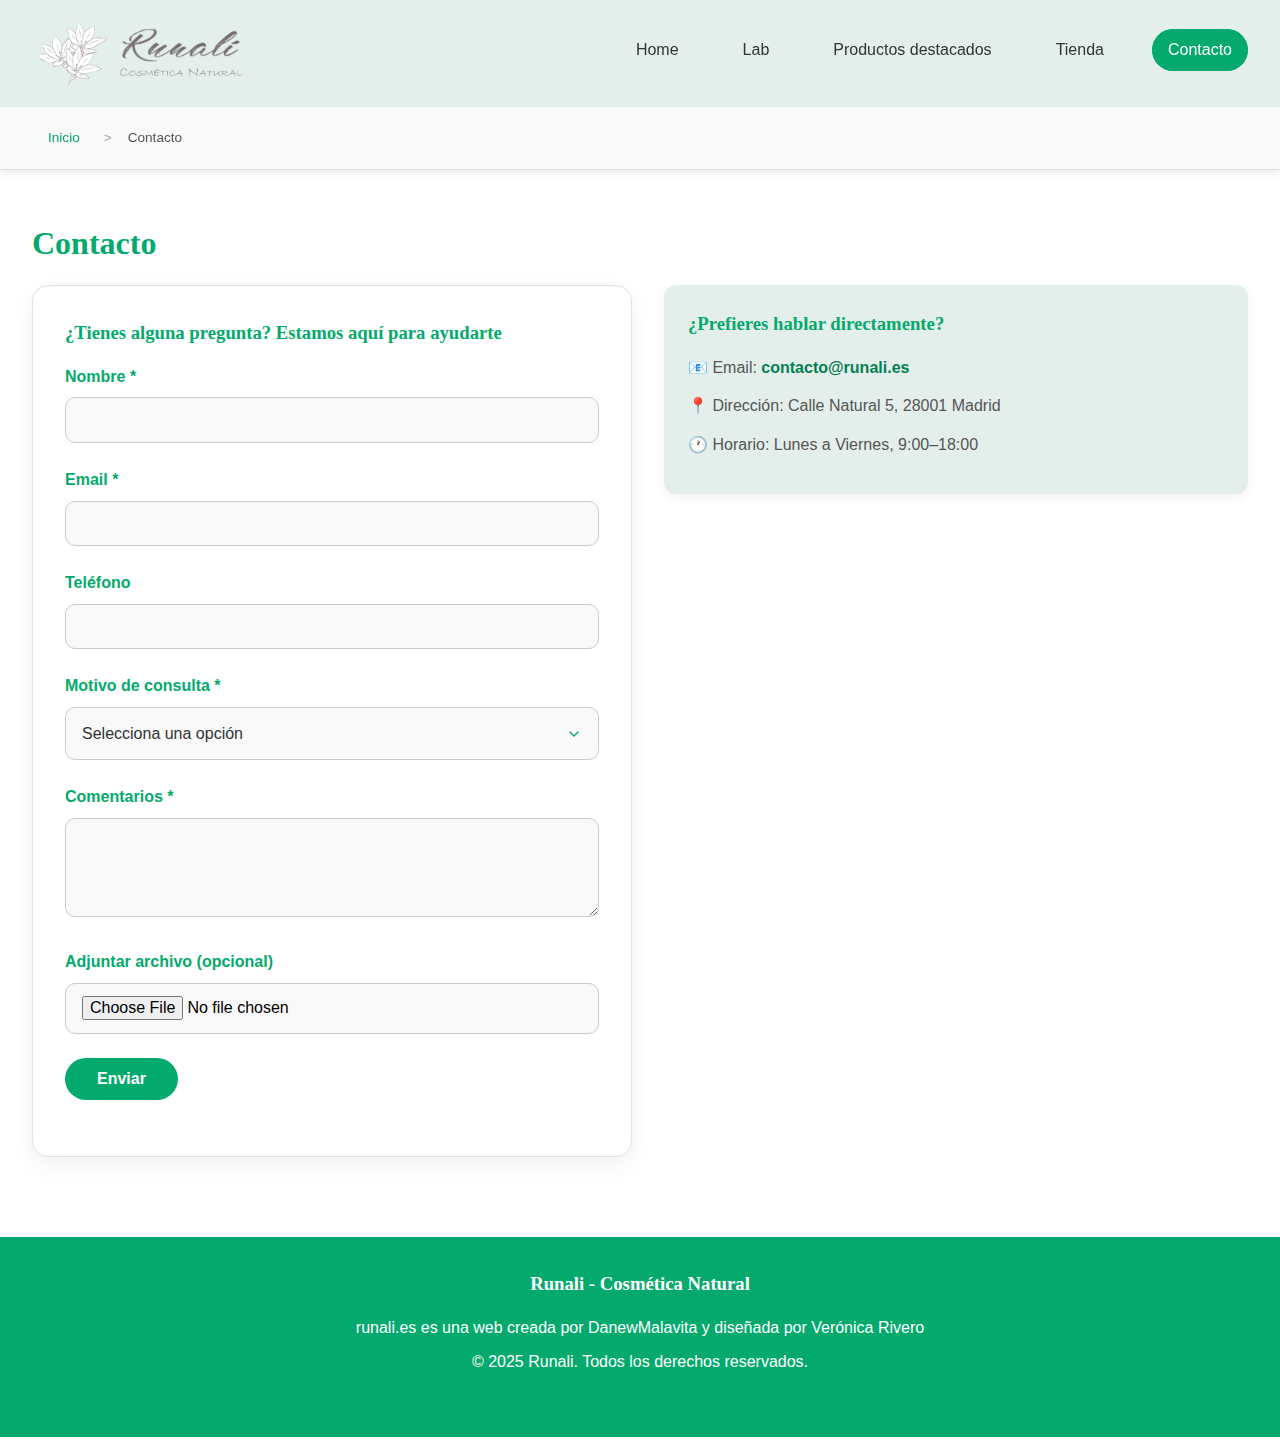
<file: contacto.html>
<!DOCTYPE html>
<html lang="es">
  <head>
    <meta charset="UTF-8" />
    <title>Contacto - Runali</title>
    <link
      rel="icon"
      type="image/png"
      sizes="16x16"
      href="static/img/favicon-16x16.png"
    />
    <meta name="viewport" content="width=device-width, initial-scale=1.0" />
    <link rel="stylesheet" href="static/styles/style.css" />
    <link rel="stylesheet" href="static/styles/style-contacto.css" />
  </head>
  <body>
    <!-- Overlay -->
    <div class="overlay" id="overlay"></div>

    <!-- Header -->
    <header>
      <div class="nav-container">
        <img src="static/img/logo.png" alt="Runali_logo" class="logo" />
        <nav>
          <ul id="nav">
            <li><a href="index.html">Home</a></li>
            <li><a href="lab.html">Lab</a></li>
            <li><a href="index.html#destacados">Productos destacados</a></li>
            <li><a href="tienda.html">Tienda</a></li>
            <li><a href="contacto.html" class="active">Contacto</a></li>
          </ul>
        </nav>
        <div class="hamburger" id="hamburger">
          <span></span><span></span><span></span>
        </div>
      </div>
      <nav class="breadcrumb" aria-label="breadcrumb">
        <ul>
          <li><a href="index.html">Inicio</a></li>
          <li>Contacto</li>
        </ul>
      </nav>
    </header>

    <!-- Main (sólo formulario de contacto) -->
    <main>
      <section id="contacto">
        <h2>Contacto</h2>
        <div class="contacto-wrapper">
          <form
            id="contactform"
            action="#"
            method="post"
            enctype="multipart/form-data"
            class="form-contacto"
          >
            <h3>¿Tienes alguna pregunta? Estamos aquí para ayudarte</h3>
            <div class="form-group">
              <label for="nombre">Nombre *</label>
              <input type="text" id="nombre" name="nombre" required />
            </div>
            <div class="form-group">
              <label for="email">Email *</label>
              <input type="email" id="email" name="email" required />
            </div>
            <div class="form-group">
              <label for="telefono">Teléfono</label>
              <input type="tel" id="telefono" name="telefono" />
            </div>
            <div class="form-group">
              <label for="motivo">Motivo de consulta *</label>
              <select id="motivo" name="motivo" required>
                <option value="">Selecciona una opción</option>
                <option value="pedido">Consulta sobre un pedido</option>
                <option value="producto">Consulta sobre un producto</option>
                <option value="laboratorio">Producto a medida</option>
                <option value="colaboracion">Colaboración</option>
                <option value="otro">Otro</option>
              </select>
            </div>
            <div class="form-group">
              <label for="comentarios">Comentarios *</label>
              <textarea
                id="comentarios"
                name="comentarios"
                rows="4"
                required
              ></textarea>
            </div>
            <div class="form-group">
              <label for="archivo">Adjuntar archivo (opcional)</label>
              <input
                type="file"
                id="archivo"
                name="archivo"
                accept=".pdf,.jpg,.jpeg,.png"
              />
            </div>
            <div class="form-group">
              <input type="submit" value="Enviar" class="btn-enviar" />
            </div>
          </form>

          <div class="info-contacto">
            <h3>¿Prefieres hablar directamente?</h3>
            <p>
              📧 Email:
              <a href="mailto:contacto@runali.es"
                ><strong>contacto@runali.es</strong></a
              >
            </p>
            <p>📍 Dirección: Calle Natural 5, 28001 Madrid</p>
            <p>🕐 Horario: Lunes a Viernes, 9:00–18:00</p>
          </div>
        </div>

      </section>
    </main>

<a href="#" id="scrollToTop" class="scroll-to-top"></a>


    <!-- Footer -->
    <footer>
      <section>
        <h3>Runali - Cosmética Natural</h3>
        <p>
          runali.es es una web creada por DanewMalavita y diseñada por Verónica
          Rivero
        </p>
        <p>&copy; 2025 Runali. Todos los derechos reservados.</p>
      </section>
    </footer>

    <!-- Scripts -->
    <script src="static/scripts/form.js"></script>
    <script src="static/scripts/hamburger.js"></script>
    <script src="static/scripts/top.js"></script>
  </body>
</html>
</file>
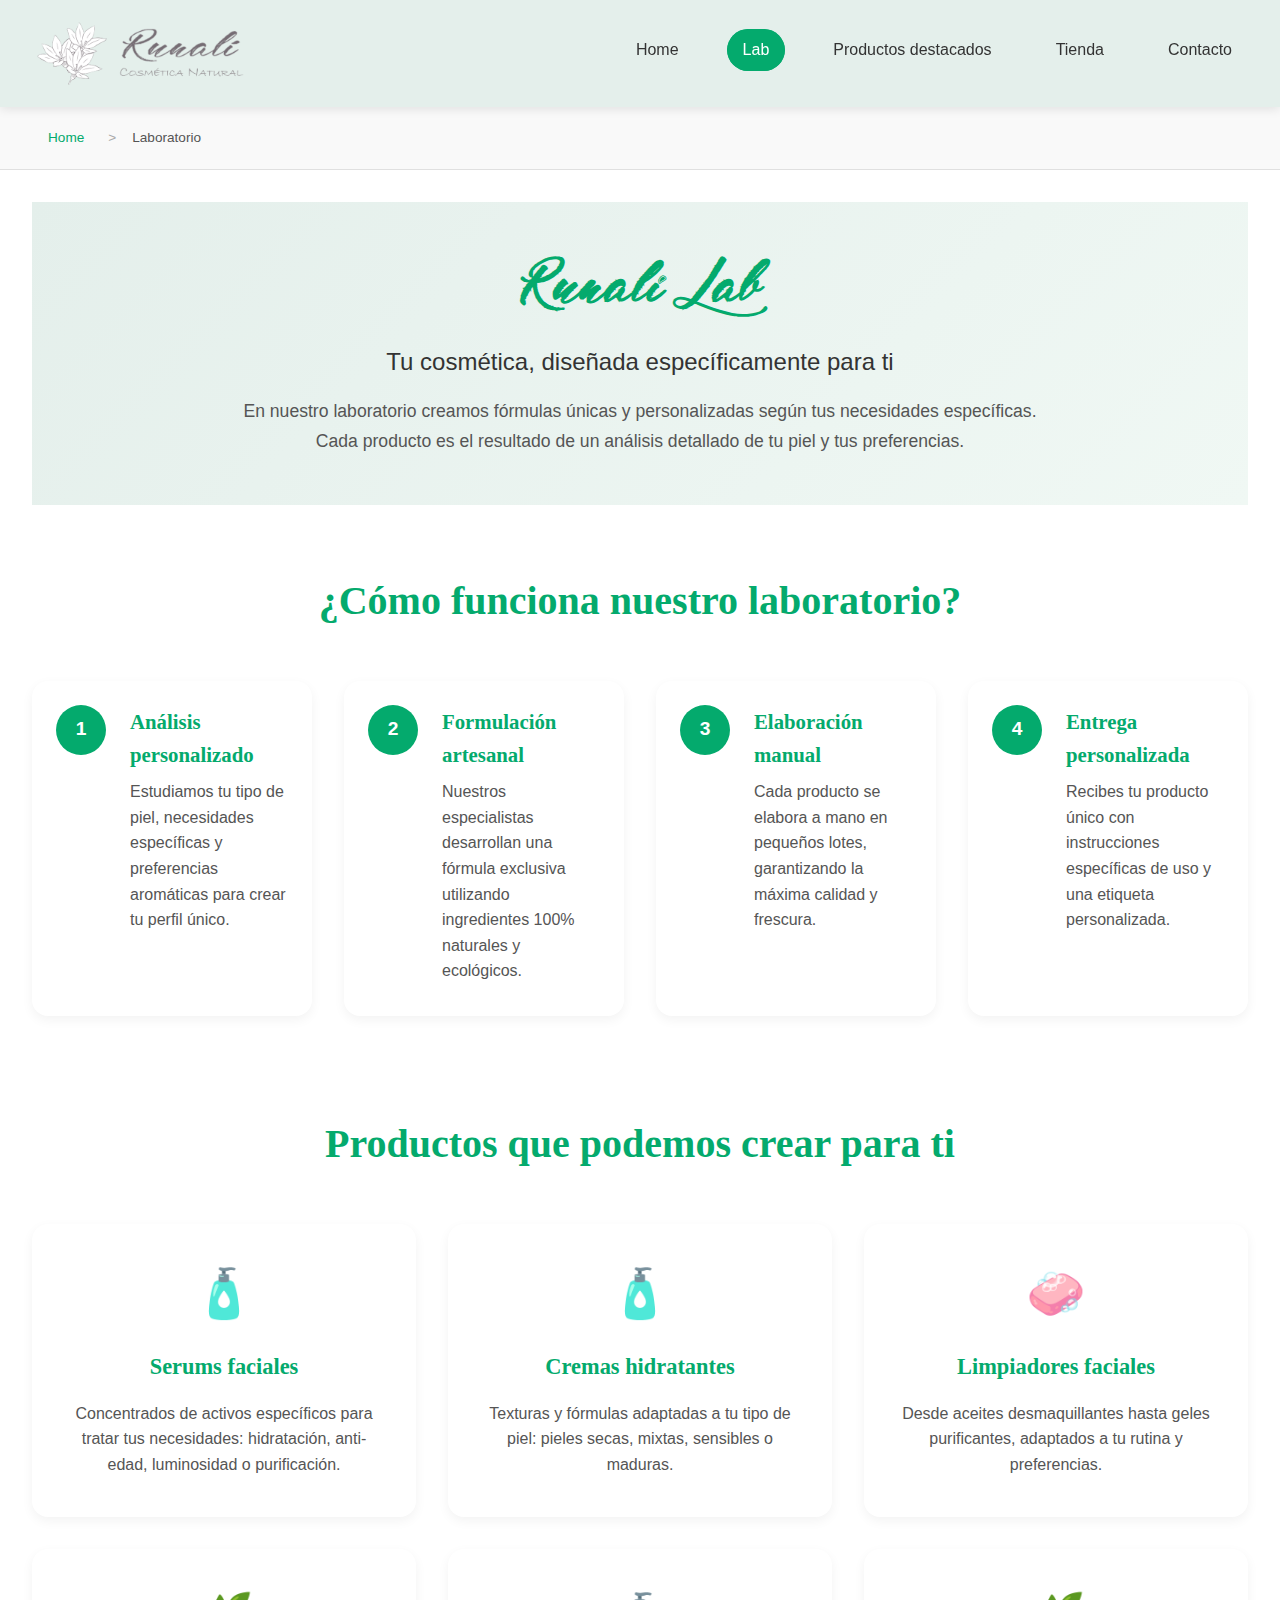
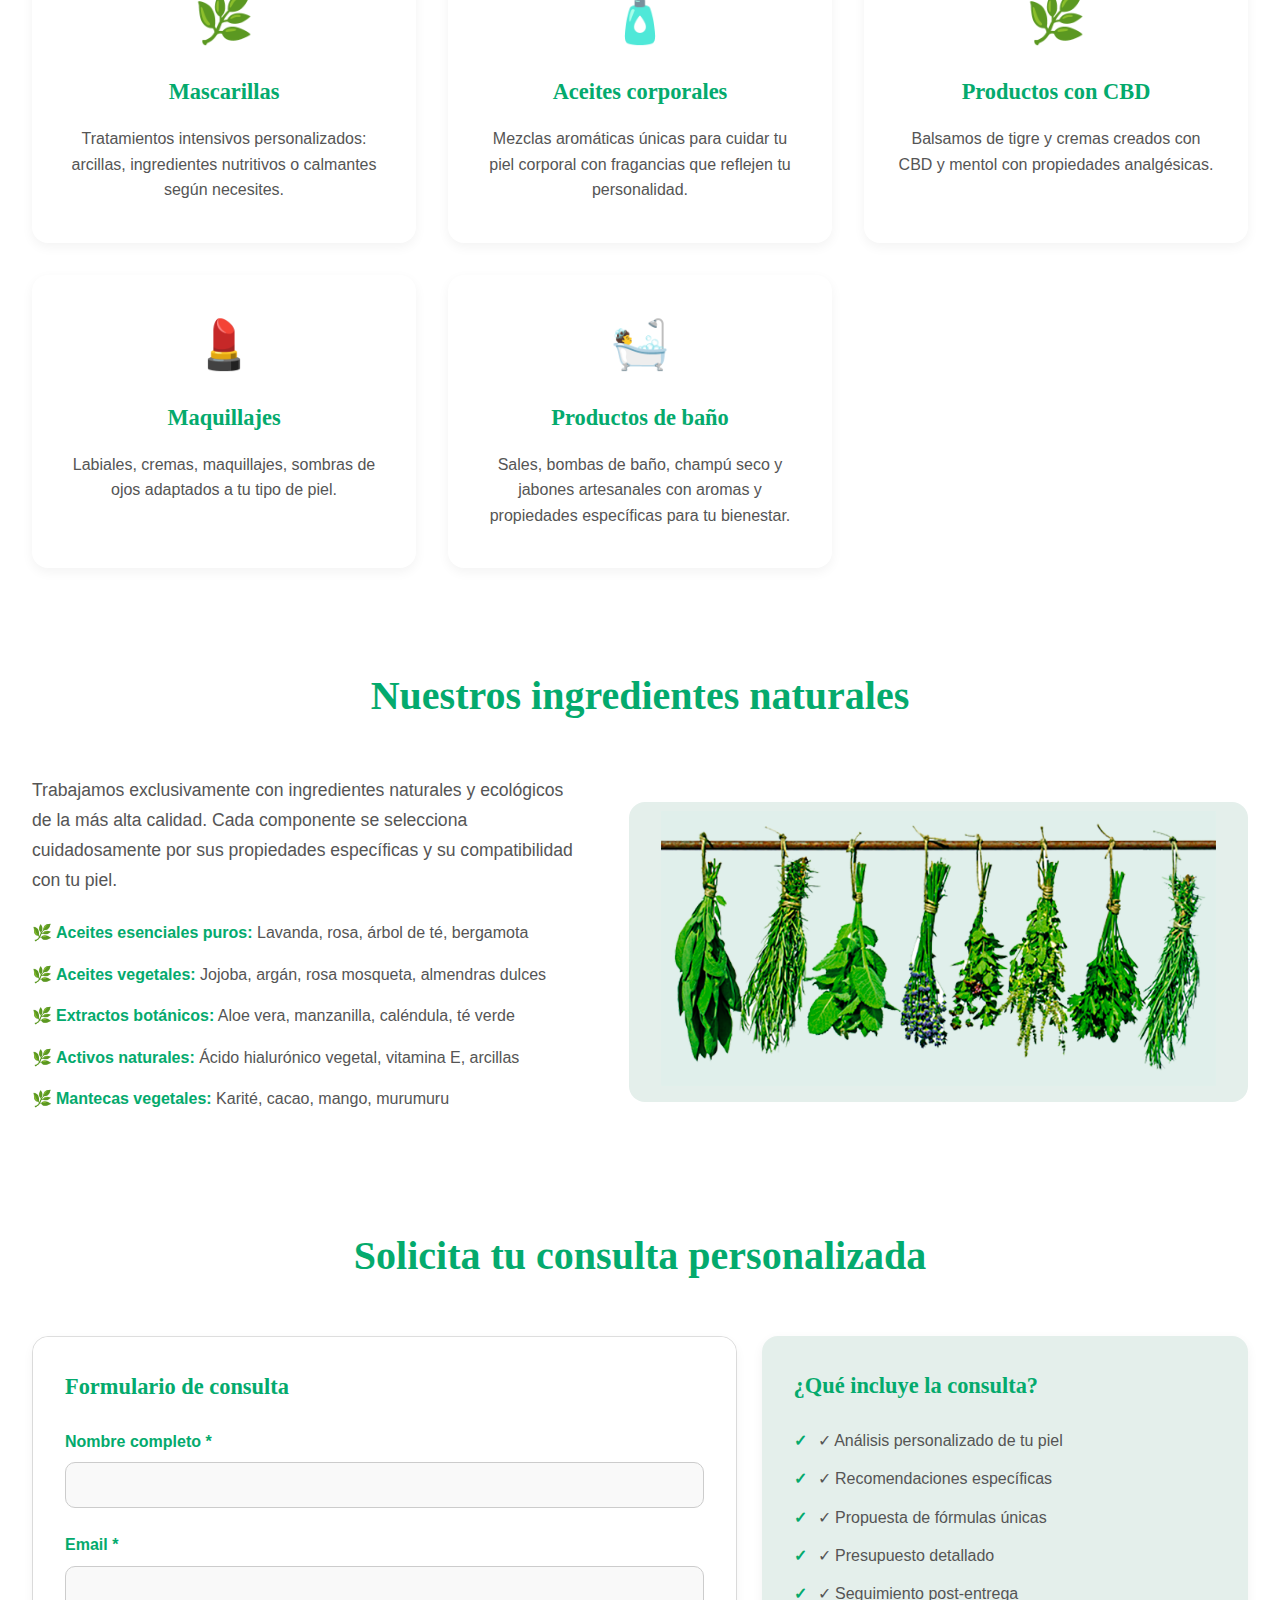
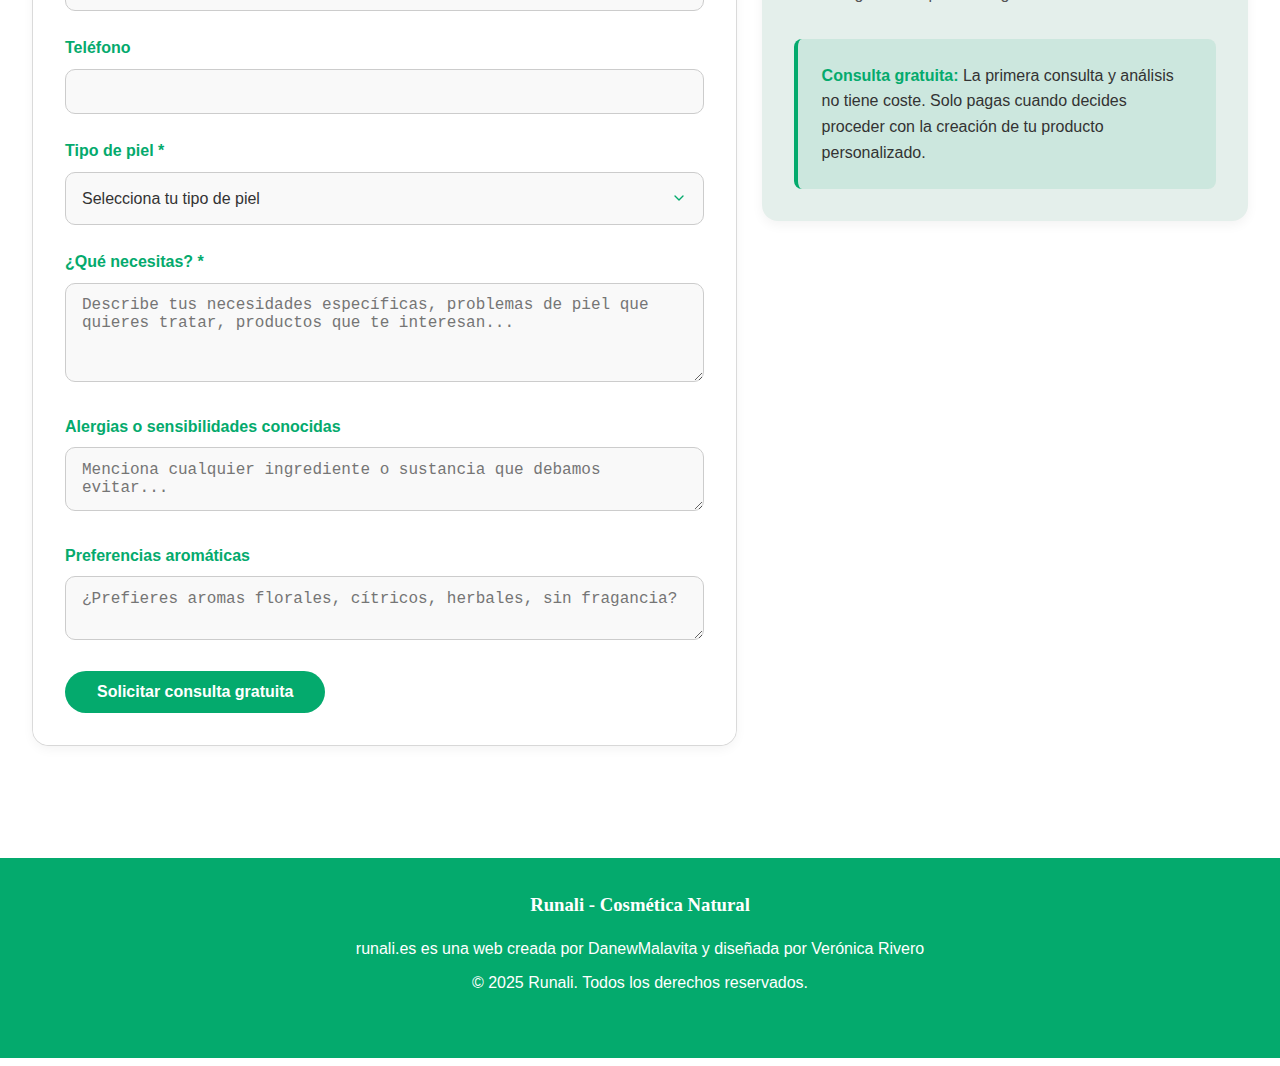
<file: lab.html>
<!DOCTYPE html>
<html lang="es">
  <head>
    <title>Runali Lab - Cosmética personalizada</title>
    <meta charset="UTF-8" />
    <meta name="viewport" content="width=device-width, initial-scale=1.0" />
    <link
      rel="icon"
      type="image/png"
      sizes="16x16"
      href="static/img/favicon-16x16.png"
    />
    <link rel="stylesheet" href="static/styles/style.css" />
    <link rel="stylesheet" href="static/styles/style-lab.css" />
  </head>
  <body>
    <!-- Overlay para cerrar menú -->
    <div class="overlay" id="overlay"></div>

    <!--Zona header-->
    <header>
      <div class="nav-container">
        <img src="static/img/logo.png" alt="Runali_logo" class="logo" />

        <!-- Navegación principal -->
        <nav>
          <ul id="nav">
            <li><a href="index.html">Home</a></li>
            <li><a href="lab.html" class="active">Lab</a></li>
            <li><a href="index.html#destacados">Productos destacados</a></li>
            <li><a href="tienda.html">Tienda</a></li>
            <li><a href="contacto.html">Contacto</a></li>
          </ul>
        </nav>

        <!-- Botón hamburguesa -->
        <div class="hamburger" id="hamburger">
          <span></span>
          <span></span>
          <span></span>
        </div>
      </div>
    </header>

    <!-- Breadcrumb -->
    <nav class="breadcrumb">
      <ul>
        <li><a href="index.html">Home</a></li>
        <li>Laboratorio</li>
      </ul>
    </nav>

    <main>
      <!-- Hero Section del Lab -->
      <section class="lab-hero">
        <div class="hero-content">
          <h1>Runali Lab</h1>
          <p class="hero-subtitle">
            Tu cosmética, diseñada específicamente para ti
          </p>
          <p class="hero-description">
            En nuestro laboratorio creamos fórmulas únicas y personalizadas
            según tus necesidades específicas. Cada producto es el resultado de
            un análisis detallado de tu piel y tus preferencias.
          </p>
        </div>
      </section>

      <!-- Cómo funciona -->
      <section class="lab-process">
        <h2>¿Cómo funciona nuestro laboratorio?</h2>
        <div class="process-steps">
          <div class="step">
            <div class="step-number">1</div>
            <div class="step-content">
              <h3>Análisis personalizado</h3>
              <p>
                Estudiamos tu tipo de piel, necesidades específicas y
                preferencias aromáticas para crear tu perfil único.
              </p>
            </div>
          </div>
          <div class="step">
            <div class="step-number">2</div>
            <div class="step-content">
              <h3>Formulación artesanal</h3>
              <p>
                Nuestros especialistas desarrollan una fórmula exclusiva
                utilizando ingredientes 100% naturales y ecológicos.
              </p>
            </div>
          </div>
          <div class="step">
            <div class="step-number">3</div>
            <div class="step-content">
              <h3>Elaboración manual</h3>
              <p>
                Cada producto se elabora a mano en pequeños lotes, garantizando
                la máxima calidad y frescura.
              </p>
            </div>
          </div>
          <div class="step">
            <div class="step-number">4</div>
            <div class="step-content">
              <h3>Entrega personalizada</h3>
              <p>
                Recibes tu producto único con instrucciones específicas de uso y
                una etiqueta personalizada.
              </p>
            </div>
          </div>
        </div>
      </section>

      <!-- Tipos de productos -->
      <section class="lab-products">
        <h2>Productos que podemos crear para ti</h2>
        <div class="product-grid">
          <div class="product-card">
            <div class="product-icon">🧴</div>
            <h3>Serums faciales</h3>
            <p>
              Concentrados de activos específicos para tratar tus necesidades:
              hidratación, anti-edad, luminosidad o purificación.
            </p>
          </div>
          <div class="product-card">
            <div class="product-icon">🧴</div>
            <h3>Cremas hidratantes</h3>
            <p>
              Texturas y fórmulas adaptadas a tu tipo de piel: pieles secas,
              mixtas, sensibles o maduras.
            </p>
          </div>
          <div class="product-card">
            <div class="product-icon">🧼</div>
            <h3>Limpiadores faciales</h3>
            <p>
              Desde aceites desmaquillantes hasta geles purificantes, adaptados
              a tu rutina y preferencias.
            </p>
          </div>
          <div class="product-card">
            <div class="product-icon">🌿</div>
            <h3>Mascarillas</h3>
            <p>
              Tratamientos intensivos personalizados: arcillas, ingredientes
              nutritivos o calmantes según necesites.
            </p>
          </div>
          <div class="product-card">
            <div class="product-icon">🧴</div>
            <h3>Aceites corporales</h3>
            <p>
              Mezclas aromáticas únicas para cuidar tu piel corporal con
              fragancias que reflejen tu personalidad.
            </p>
          </div>
          <div class="product-card">
            <div class="product-icon">🌿</div>
            <h3>Productos con CBD</h3>
            <p>
              Balsamos de tigre y cremas creados con CBD y mentol con propiedades analgésicas.
            </p>
          </div>
          <div class="product-card">
            <div class="product-icon">💄</div>
            <h3>Maquillajes</h3>
            <p>
              Labiales, cremas, maquillajes, sombras de ojos adaptados a tu tipo
              de piel.
            </p>
          </div>
          <div class="product-card">
            <div class="product-icon">🛀</div>
            <h3>Productos de baño</h3>
            <p>
              Sales, bombas de baño, champú seco y jabones artesanales con
              aromas y propiedades específicas para tu bienestar.
            </p>
          </div>
        </div>
      </section>

      <!-- Ingredientes -->
      <section class="lab-ingredients">
        <h2>Nuestros ingredientes naturales</h2>
        <div class="ingredients-wrapper">
          <div class="ingredients-text">
            <p>
              Trabajamos exclusivamente con ingredientes naturales y ecológicos
              de la más alta calidad. Cada componente se selecciona
              cuidadosamente por sus propiedades específicas y su compatibilidad
              con tu piel.
            </p>
            <ul class="ingredients-list">
              <li>
                <strong>Aceites esenciales puros:</strong> Lavanda, rosa, árbol
                de té, bergamota
              </li>
              <li>
                <strong>Aceites vegetales:</strong> Jojoba, argán, rosa
                mosqueta, almendras dulces
              </li>
              <li>
                <strong>Extractos botánicos:</strong> Aloe vera, manzanilla,
                caléndula, té verde
              </li>
              <li>
                <strong>Activos naturales:</strong> Ácido hialurónico vegetal,
                vitamina E, arcillas
              </li>
              <li>
                <strong>Mantecas vegetales:</strong> Karité, cacao, mango,
                murumuru
              </li>
            </ul>
          </div>
          <div class="ingredients-image">
            <div class="placeholder-image">
              <img
                src="static/img/lab/naturals.png"
                alt="Imagen de ingredientes naturales"
              />
            </div>
          </div>
        </div>
      </section>

      <!-- Formulario de consulta -->
      <section class="lab-consultation">
        <h2>Solicita tu consulta personalizada</h2>
        <div class="consultation-wrapper">
          <div class="consultation-form">
            <form class="form-contacto-lab" id="consultaForm">
              <h3>Formulario de consulta</h3>
              <div class="form-group">
                <label for="nombre">Nombre completo *</label>
                <input type="text" id="nombre" name="nombre" required />
              </div>

              <div class="form-group">
                <label for="email">Email *</label>
                <input type="email" id="email" name="email" required />
              </div>

              <div class="form-group">
                <label for="telefono">Teléfono</label>
                <input type="tel" id="telefono" name="telefono" />
              </div>

              <div class="form-group">
                <label for="tipoPiel">Tipo de piel *</label>
                <div class="custom-select">
                  <select id="tipoPiel" name="tipoPiel" required>
                    <option value="">Selecciona tu tipo de piel</option>
                    <option value="seca">Piel seca</option>
                    <option value="grasa">Piel grasa</option>
                    <option value="mixta">Piel mixta</option>
                    <option value="sensible">Piel sensible</option>
                    <option value="madura">Piel madura</option>
                    <option value="no-se">No estoy seguro/a</option>
                  </select>
                </div>
              </div>

              <div class="form-group">
                <label for="necesidades">¿Qué necesitas? *</label>
                <textarea
                  id="necesidades"
                  name="necesidades"
                  rows="4"
                  placeholder="Describe tus necesidades específicas, problemas de piel que quieres tratar, productos que te interesan..."
                  required
                ></textarea>
              </div>

              <div class="form-group">
                <label for="alergias"
                  >Alergias o sensibilidades conocidas</label
                >
                <textarea
                  id="alergias"
                  name="alergias"
                  rows="2"
                  placeholder="Menciona cualquier ingrediente o sustancia que debamos evitar..."
                ></textarea>
              </div>

              <div class="form-group">
                <label for="preferencias">Preferencias aromáticas</label>
                <textarea
                  id="preferencias"
                  name="preferencias"
                  rows="2"
                  placeholder="¿Prefieres aromas florales, cítricos, herbales, sin fragancia?"
                ></textarea>
              </div>

              <button type="submit" class="btn-enviar">
                Solicitar consulta gratuita
              </button>
            </form>
          </div>

          <div class="consultation-info">
            <h3>¿Qué incluye la consulta?</h3>
            <ul>
              <li>✓ Análisis personalizado de tu piel</li>
              <li>✓ Recomendaciones específicas</li>
              <li>✓ Propuesta de fórmulas únicas</li>
              <li>✓ Presupuesto detallado</li>
              <li>✓ Seguimiento post-entrega</li>
            </ul>

            <div class="consultation-note">
              <p>
                <strong>Consulta gratuita:</strong> La primera consulta y
                análisis no tiene coste. Solo pagas cuando decides proceder con
                la creación de tu producto personalizado.
              </p>
            </div>
          </div>
        </div>
      </section>
    </main>

    <a href="#" id="scrollToTop" class="scroll-to-top"></a>

    <!--Zona Bottom-->
    <footer>
      <section>
        <h3>Runali - Cosmética Natural</h3>
        <p>
          runali.es es una web creada por DanewMalavita y diseñada por Verónica
          Rivero
        </p>
        <p>&copy; 2025 Runali. Todos los derechos reservados.</p>
      </section>
    </footer>

    <script src="static/scripts/hamburger.js"></script>
    <script src="static/scripts/top.js"></script>
    <script src="static/scripts/custom-select.js"></script>
    <script src="static/scripts/consultation-form.js"></script>
  </body>
</html>
</file>
<file: static/styles/style.css>
/* ========== VARIABLES ========== */
:root {
/* Variables de colores */
  --color-primario: #04aa6d;
  --color-primario-dark: #037d51;
  --color-enlace: #038052;
  --color-enlace-hover: #026344;

  --color-fondo-suave: #e4efeb;
  --color-fondo-claro: #f4f4f4;
  --color-input-bg: #f9f9f9;

  --color-texto: #333;
  --color-texto-suave: #555;

  --color-borde: #ccc;
  --color-borde-claro: #e0e0e0;

  --color-negro: #000;
  --color-blanco: #fff;

  --color-form-suave:#ffffffee;

  /* Variables de texto */
  --h1-font: cosmetics;
  
}

/* ========== TIPOGRAFÍA Y RESET ========== */
@import url('https://fonts.googleapis.com/css2?family=Cormorant+Garamond:wght@400;500;600;700&display=swap');

@font-face {
  font-family: cosmetics;
  src: url(../font/cosmetics.woff);
}

* {
  margin: 0;
  padding: 0;
  box-sizing: border-box;
}

body {
  font-family: "Segoe UI", Tahoma, Geneva, Verdana, sans-serif;
  line-height: 1.6;
  height: 100%;
}

h1{
  font-family: Cosmetics, cursive;
}

h2, h3 {
  font-family: 'Cormorant Garamond', serif;
  font-weight: 600;
}

/* ========== HEADER Y NAVEGACIÓN ========== */
header {
  background-color: var(--color-fondo-suave);
  position: sticky;
  top: 0;
  z-index: 1001;
  box-shadow: 0 2px 10px rgba(0, 0, 0, 0.1);
  isolation: isolate;
}

.nav-container {
  display: flex;
  justify-content: space-between;
  align-items: center;
  padding: 1rem 2rem;
  max-width: 1440px;
  margin: 0 auto;
}

.logo {
  height: 75px;
  width: auto;
  transition: transform 0.3s ease;
}

.logo:hover {
  transform: scale(1.05);
}

nav {
  display: block;
}

nav ul {
  display: flex;
  list-style: none;
  gap: 2rem;
  align-items: center;
  margin: 0;
  padding: 0;
}

nav ul li {
  position: relative;
}

nav ul li a {
  text-decoration: none;
  color: var(--color-texto);
  font-weight: 500;
  padding: 0.5rem 1rem;
  border-radius: 25px;
  transition: all 0.3s ease;
  position: relative;
  overflow: hidden;
  display: inline-block;
}

nav ul li a::before {
  content: "";
  position: absolute;
  top: 0;
  left: 0;
  right: 0;
  bottom: 0;
  background: rgba(4, 170, 109, 0.1);
  border-radius: 25px;
  transform: scaleX(0);
  transform-origin: left;
  transition: transform 0.3s ease;
  z-index: -1;
}

nav ul li a:hover::before {
  transform: scaleX(1);
}

nav ul li a:hover {
  color: var(--color-primario);
  transform: translateY(-2px);
}

nav ul li a.active {
  background-color: var(--color-primario);
  color: var(--color-blanco);
}

nav ul li a.active::before {
  transform: scaleX(1);
  background: var(--color-primario);
}

.hamburger {
  display: none;
  flex-direction: column;
  cursor: pointer;
  padding: 0.5rem;
  border-radius: 8px;
  transition: all 0.3s ease;
}

.hamburger:hover {
  background: rgba(4, 170, 109, 0.1);
}

.hamburger span {
  width: 25px;
  height: 3px;
  background: var(--color-primario);
  margin: 3px 0;
  transition: all 0.3s ease;
  border-radius: 2px;
}

.hamburger.active span:nth-child(1) {
  transform: rotate(45deg) translate(5px, 5px);
}

.hamburger.active span:nth-child(2) {
  opacity: 0;
}

.hamburger.active span:nth-child(3) {
  transform: rotate(-45deg) translate(7px, -6px);
}

.overlay {
  position: fixed;
  top: 0;
  left: 0;
  width: 100%;
  height: 100%;
  background: rgba(0, 0, 0, 0.5);
  opacity: 0;
  visibility: hidden;
  transition: all 0.3s ease;
  z-index: 998;
}

.overlay.active {
  opacity: 1;
  visibility: visible;
}

/* ========== SLIDER ========== */
.slider-container {
  position: relative;
  width: 100%;
  height: 40vh;
  min-height: 300px;
  overflow: hidden;
  background: var(--color-negro);
  z-index: 1;
}

.slider {
  display: flex;
  width: 300%;
  height: 100%;
  transition: transform 0.6s cubic-bezier(0.4, 0, 0.2, 1);
}

.slide {
  width: 33.333333%;
  height: 100%;
  position: relative;
  background-size: cover;
  background-position: center;
  background-repeat: no-repeat;
}

.slide:nth-child(1) {
  background-image: linear-gradient(135deg, #667eea 0%, #764ba2 100%);
}

.slide:nth-child(2) {
  background-image: linear-gradient(135deg, #f093fb 0%, #f5576c 100%);
}

.slide:nth-child(3) {
  background-image: linear-gradient(135deg, #4facfe 0%, #00f2fe 100%);
}

.slide-content {
  position: absolute;
  top: 50%;
  left: 50%;
  transform: translate(-50%, -50%);
  text-align: center;
  color: white;
  z-index: 2;
}

.slide-title {
  font-family: 'Cormorant Garamond', serif;
  font-size: 3rem;
  font-weight: bold;
  margin-bottom: 1rem;
  text-shadow: 2px 2px 4px rgba(0, 0, 0, 0.5);
  opacity: 0;
  transform: translateY(30px);
  animation: slideInUp 0.8s ease forwards;
}
.animate-text {
  animation: fadeInUp 1s ease forwards;
}
@keyframes fadeInUp {
  0% { opacity: 0; transform: translateY(20px); }
  100% { opacity: 1; transform: translateY(0); }
}
.slide-text {
  font-size: 1.2rem;
  margin-bottom: 2rem;
  text-shadow: 1px 1px 2px rgba(0, 0, 0, 0.5);
  opacity: 0;
  transform: translateY(30px);
  animation: slideInUp 0.8s ease 0.2s forwards;
}

.slide-button {
  padding: 12px 30px;
  background: rgba(255, 255, 255, 0.2);
  border: 2px solid white;
  color: white;
  text-decoration: none;
  border-radius: 50px;
  font-weight: bold;
  transition: all 0.3s ease;
  backdrop-filter: blur(10px);
  opacity: 0;
  transform: translateY(30px);
  animation: slideInUp 0.8s ease 0.4s forwards;
}

.slide-button:hover {
  background: white;
  color: var(--color-texto);
  transform: translateY(-2px);
  box-shadow: 0 10px 25px rgba(0, 0, 0, 0.3);
}
/* ========== NAVEGACIÓN DEL SLIDER ========== */
.navigation {
  position: absolute;
  bottom: 20px;
  left: 50%;
  transform: translateX(-50%);
  display: flex;
  gap: 10px;
  z-index: 10;
}

.nav-dot {
  width: 12px;
  height: 12px;
  border-radius: 50%;
  background: rgba(255, 255, 255, 0.5);
  cursor: pointer;
  transition: all 0.3s ease;
}

.nav-dot.active {
  background: white;
  transform: scale(1.2);
}

.nav-dot:hover {
  background: rgba(255, 255, 255, 0.8);
}

/* ========== FLECHAS DEL SLIDER ========== */
.arrow {
  position: absolute;
  top: 50%;
  transform: translateY(-50%);
  width: 50px;
  height: 50px;
  background: rgba(255, 255, 255, 0.3);
  color: white;
  border: none;
  border-radius: 50%;
  font-size: 2rem;
  cursor: pointer;
  transition: all 0.3s ease;
  display: flex;
  align-items: center;
  justify-content: center;
  z-index: 10;
  backdrop-filter: blur(10px);
}

.arrow:hover {
  background: rgba(255, 255, 255, 0.5);
  transform: translateY(-50%) scale(1.1);
}

.arrow-left {
  left: 20px;
}

.arrow-right {
  right: 20px;
}

/* ========== BARRA DE PROGRESO ========== */
.progress-bar {
  position: absolute;
  bottom: 0;
  left: 0;
  width: 100%;
  height: 4px;
  background: rgba(255, 255, 255, 0.3);
  z-index: 10;
}

.progress-fill {
  height: 100%;
  background: var(--color-primario);
  width: 0%;
  transition: width 0.1s ease;
}
@keyframes slideInUp {
  to {
    opacity: 1;
    transform: translateY(0);
  }
}

/* ========== CONTENIDO PRINCIPAL ========== */
main {
  padding: 2rem;
  max-width: 1440px;
  margin: 0 auto;
  position: relative;
  z-index: 2;
}

main section {
  margin-bottom: 2rem;
  padding: 1rem 0;
}

main section h2 {
  font-family: 'Cormorant Garamond', serif;
  color: var(--color-primario);
  margin-bottom: 1rem;
  font-size: 2rem;
}

main section p {
  margin-bottom: 0.5rem;
  color: var(--color-texto-suave);
}

aside {
  padding: 1rem;
  background: var(--color-fondo-claro);
  margin: 1rem 0;
  border-radius: 8px;
  position: relative;
  z-index: 2;
}

/* ========== BREADCRUMB ========== */
.breadcrumb {
  font-size: 0.85rem;
  color: var(--color-texto-suave);
  background-color: var(--color-input-bg);
  padding: 0.75rem 2rem;
  border-bottom: 1px solid var(--color-borde-claro);
}

.breadcrumb ul {
  display: flex;
  list-style: none;
  align-items: center;
  flex-wrap: wrap;
  gap: 0.5rem;
  margin: 0 auto;
  padding: 0;
  max-width: 1440px;
}

.breadcrumb li {
  display: flex;
  align-items: center;
}

.breadcrumb li::after {
  content: ">";
  margin: 0 0.5rem;
  color: #aaa;
}

.breadcrumb li:last-child::after {
  content: "";
}

.breadcrumb a {
  text-decoration: none;
  color: var(--color-primario);
  font-weight: 500;
  transition: color 0.3s ease;
}

.breadcrumb a:hover {
  color: var(--color-primario-dark);
}

/* ========== LAB SECTION EN INDEX ========== */
#lab {
  background: linear-gradient(135deg, var(--color-fondo-suave) 0%, #f0f8f4 100%);
  padding: 3rem 2rem;
  border-radius: 16px;
  margin-bottom: 3rem;
  box-shadow: 0 4px 12px rgba(0, 0, 0, 0.05);
}

#lab h2 {
  font-family: 'Cormorant Garamond', serif;
  text-align: center;
  margin-bottom: 2rem;
  font-size: 2.5rem;
}

#lab > article > p {
  text-align: center;
  font-size: 1.2rem;
  color: var(--color-texto-suave);
  margin-bottom: 2.5rem;
  line-height: 1.7;
  max-width: 800px;
  margin-left: auto;
  margin-right: auto;
}

.lab-highlights {
  display: grid;
  grid-template-columns: repeat(auto-fit, minmax(300px, 1fr));
  gap: 2rem;
  margin-bottom: 3rem;
}

.highlight-item {
  background: var(--color-blanco);
  padding: 2rem;
  border-radius: 12px;
  box-shadow: 0 4px 12px rgba(0, 0, 0, 0.05);
  text-align: center;
  transition: transform 0.3s ease, box-shadow 0.3s ease;
}

.highlight-item:hover {
  transform: translateY(-5px);
  box-shadow: 0 8px 24px rgba(0, 0, 0, 0.1);
}

.highlight-item h3 {
  font-family: 'Cormorant Garamond', serif;
  color: var(--color-primario);
  margin-bottom: 1rem;
  font-size: 1.3rem;
}

.highlight-item p {
  color: var(--color-texto-suave);
  line-height: 1.6;
  margin: 0;
}

.lab-cta {
  text-align: center;
  background: rgba(4, 170, 109, 0.1);
  padding: 2rem;
  border-radius: 12px;
  border: 2px solid rgba(4, 170, 109, 0.2);
}

.lab-cta p {
  font-size: 1.1rem;
  color: var(--color-texto);
  margin-bottom: 1.5rem;
  line-height: 1.7;
}

.lab-cta strong {
  color: var(--color-primario);
}

.btn-lab {
  display: inline-block;
  background: var(--color-primario);
  color: white;
  padding: 1rem 2rem;
  border-radius: 50px;
  text-decoration: none;
  font-weight: bold;
  font-size: 1.1rem;
  transition: all 0.3s ease;
  box-shadow: 0 4px 12px rgba(4, 170, 109, 0.3);
}

.btn-lab:hover {
  background: var(--color-primario-dark);
  transform: translateY(-2px);
  box-shadow: 0 6px 20px rgba(4, 170, 109, 0.4);
}

/* ========== RESPONSIVE PARA LAB SECTION ========== */
@media (max-width: 768px) {
  #lab {
    padding: 2rem 1rem;
  }
  
  #lab h2 {
    font-size: 2rem;
  }
  
  #lab > article > p {
    font-size: 1.1rem;
  }
  
  .lab-highlights {
    grid-template-columns: 1fr;
    gap: 1.5rem;
  }
  
  .highlight-item {
    padding: 1.5rem;
  }
  
  .highlight-item h3 {
    font-size: 1.2rem;
  }
  
  .lab-cta {
    padding: 1.5rem;
  }
  
  .lab-cta p {
    font-size: 1rem;
  }
  
  .btn-lab {
    padding: 0.8rem 1.5rem;
    font-size: 1rem;
  }
}

@media (min-width: 769px) and (max-width: 1024px) {
  .lab-highlights {
    grid-template-columns: repeat(2, 1fr);
  }
} 


/* Dropdown personalizado */
.custom-select {
  position: relative;
  width: 100%;
}

.custom-select select {
  display: none;
}

.select-selected {
  width: 100%;
  padding: 0.8rem 1rem;
  font-size: 1rem;
  border: 1px solid var(--color-borde);
  border-radius: 10px;
  background: var(--color-input-bg);
  transition: border-color 0.3s ease, background 0.3s ease;
  cursor: pointer;
  position: relative;
  background-image: url("data:image/svg+xml;charset=UTF-8,%3csvg xmlns='http://www.w3.org/2000/svg' viewBox='0 0 24 24' fill='none' stroke='%2304aa6d' stroke-width='2' stroke-linecap='round' stroke-linejoin='round'%3e%3cpolyline points='6,9 12,15 18,9'%3e%3c/polyline%3e%3c/svg%3e");
  background-repeat: no-repeat;
  background-position: right 1rem center;
  background-size: 1rem;
  color: var(--color-texto);
}

.select-selected:hover,
.select-selected:focus {
  border-color: var(--color-primario);
  background: var(--color-blanco);
  outline: none;
}

.select-selected.select-arrow-active {
  border-color: var(--color-primario);
  background: var(--color-blanco);
  box-shadow: 0 0 0 3px rgba(4, 170, 109, 0.1);
}

.select-selected.select-arrow-active:after {
  transform: rotate(180deg);
}

.select-items {
  position: absolute;
  background-color: white;
  top: 100%;
  left: 0;
  right: 0;
  z-index: 99;
  border: 1px solid var(--color-borde);
  border-top: none;
  border-radius: 0 0 10px 10px;
  box-shadow: 0 4px 12px rgba(0, 0, 0, 0.1);
  max-height: 200px;
  overflow-y: auto;
}

.select-items div {
  color: var(--color-texto);
  padding: 0.8rem 1rem;
  cursor: pointer;
  transition: all 0.2s ease;
  border-bottom: 1px solid #f0f0f0;
}

.select-items div:last-child {
  border-bottom: none;
}

.select-items div:hover {
  background-color: rgba(52, 184, 131, 0.3);
  color: var(--color-primario);
}

.select-items div.select-item-selected {
  background-color: rgba(4, 170, 109, 0.7);
  color: white;
}

.select-hide {
  display: none;
}

/* Fallback para select nativo si JavaScript no está disponible */
.form-contacto select {
  width: 100%;
  padding: 0.8rem 1rem;
  font-size: 1rem;
  border: 1px solid var(--color-borde);
  border-radius: 10px;
  background: var(--color-input-bg);
  transition: border-color 0.3s ease, background 0.3s ease;
  appearance: none;
  -webkit-appearance: none;
  -moz-appearance: none;
  background-image: url("data:image/svg+xml;charset=UTF-8,%3csvg xmlns='http://www.w3.org/2000/svg' viewBox='0 0 24 24' fill='none' stroke='%2304aa6d' stroke-width='2' stroke-linecap='round' stroke-linejoin='round'%3e%3cpolyline points='6,9 12,15 18,9'%3e%3c/polyline%3e%3c/svg%3e");
  background-repeat: no-repeat;
  background-position: right 1rem center;
  background-size: 1rem;
  cursor: pointer;
}

.form-contacto select:focus {
  outline: none;
  border-color: var(--color-primario);
  background: var(--color-blanco);
  box-shadow: 0 0 0 3px rgba(4, 170, 109, 0.1);
}

.form-contacto input:focus,
.form-contacto textarea:focus {
  outline: none;
  border-color: var(--color-primario);
  background: var(--color-blanco);
}

.form-contacto input[type="file"] {
  padding: 0.4rem;
  background-color: var(--color-blanco);
}

.btn-enviar {
  background-color: var(--color-primario);
  color: white;
  border: none;
  padding: 0.75rem 2rem;
  font-size: 1rem;
  font-weight: bold;
  border-radius: 50px;
  cursor: pointer;
  transition: background-color 0.3s ease, transform 0.2s ease;
}

.btn-enviar:hover {
  background-color: var(--color-primario-dark);
  transform: translateY(-2px);
}

.info-contacto {
  flex: 1 1 35%;
  background: var(--color-fondo-suave);
  padding: 1.5rem;
  border-radius: 12px;
  box-shadow: 0 4px 12px rgba(0, 0, 0, 0.05);
}

.info-contacto h3 {
  color: var(--color-primario);
  margin-bottom: 1rem;
}

.info-contacto p {
  margin-bottom: 0.8rem;
  color: var(--color-texto-suave);
  line-height: 1.6;
}

.info-contacto a[href^="mailto:"],
.info-contacto a[href^="tel:"] {
  color: var(--color-enlace); /* más oscuro que los encabezados */
  text-decoration: none;
  font-weight: 500;
}

.info-contacto a[href^="mailto:"]:hover,
.info-contacto a[href^="tel:"]:hover {
  color: var(--color-enlace-hover); /* negro al hacer hover */
  text-decoration: underline;
}
.imagen-etiqueta {
  text-align: center;
  margin-top: 1rem;
}

.imagen-etiqueta img {
  max-width: 100%;
  height: auto;
}

/* Flecha hacia arriba - Scroll to Top */
.scroll-to-top {
  position: fixed;
  bottom: 30px;
  right: 30px;
  width: 50px;
  height: 50px;
  background-color: var(--color-primario);
  color: white;
  border-radius: 50%;
  text-decoration: none;
  display: none;
  box-shadow: 0 4px 12px rgba(0, 0, 0, 0.2);
  transition: all 0.3s ease;
  z-index: 1050;
  cursor: pointer;
  opacity: 0.9;
  align-items: center;
  justify-content: center;
}

.scroll-to-top img {
  width: 24px;
  height: 24px;
}

.scroll-to-top:hover {
  background-color: var(--color-primario-dark);
  transform: translateY(-4px);
  box-shadow: 0 6px 16px rgba(0, 0, 0, 0.3);
  opacity: 1;
}

/*Animaciones de scroll*/
.fade-in {
  opacity: 0;
  transform: translateY(20px);
  transition: all 0.6s ease;
}

.fade-in.visible {
  opacity: 1;
  transform: translateY(0);
}

/* Animación de pulso para llamar la atención */
@keyframes pulse {
  0% { transform: scale(1); }
  50% { transform: scale(1.1); }
  100% { transform: scale(1); }
}


/* ========== FOOTER ========== */
footer {
  background-color: var(--color-primario);
  color: white;
  height: 200px;
  padding: 2rem;
  text-align: center;
  position: relative;
  z-index: 2;
}

footer section {
  max-width: 1440px;
  margin: 0 auto;
}

footer h3 {
  font-family: 'Cormorant Garamond', serif;
  margin-bottom: 1rem;
}

footer p {
  margin-bottom: 0.5rem;
}

/* ========== RESPONSIVE ========== */
@media (max-width: 768px) {
  .nav-container {
    padding: 1rem;
  }

  .logo {
    height: 50px;
  }

  .hamburger {
    display: flex;
  }

  nav ul {
    position: fixed;
    top: 89px;
    left: -100%;
    width: 100%;
    height: calc(100vh - 89px);
    background: rgba(40, 40, 40, 0.98);
    backdrop-filter: blur(20px);
    flex-direction: column;
    justify-content: flex-start;
    align-items: center;
    padding-top: 2rem;
    gap: 0;
    transition: left 0.4s cubic-bezier(0.68, -0.55, 0.265, 1.55);
    z-index: 999;
  }

  nav ul.active {
    left: 0;
    background: var(--color-fondo-suave);
    backdrop-filter: blur(20px); /* Si deseas un poco de desenfoque */
  }

  nav ul li {
    width: 90%;
    text-align: center;
    opacity: 0;
    transform: translateY(20px);
    transition: all 0.3s ease;
    margin: 0.5rem 0;
  }

  nav ul.active li {
    opacity: 1;
    transform: translateY(0);
    animation: slideInMobile 0.5s ease forwards;
  }

  nav ul.active li:nth-child(1) {
    animation-delay: 0.1s;
  }
  nav ul.active li:nth-child(2) {
    animation-delay: 0.2s;
  }
  nav ul.active li:nth-child(3) {
    animation-delay: 0.3s;
  }
  nav ul.active li:nth-child(4) {
    animation-delay: 0.4s;
  }
  nav ul.active li:nth-child(5) {
    animation-delay: 0.5s;
  }

  nav ul li a {
    display: block;
    width: 100%;
    padding: 1rem;
    font-size: 1.1rem;
    border-radius: 15px;
    background: rgba(4, 170, 109, 0.1);
    border: 2px solid transparent;
    color: white;
    position: relative;
    overflow: hidden;
  }

  nav ul li a::before {
    background: linear-gradient(
      90deg,
      transparent,
      rgba(255, 255, 255, 0.1),
      transparent
    );
    border-radius: 15px;
    transform: scaleX(0);
    transform-origin: center;
  }

  nav ul li a:hover::before {
    transform: scaleX(1);
  }

  nav ul li a:hover {
    border-color: var(--color-primario);
    background: rgba(4, 170, 109, 0.2);
    transform: scale(1.05);
    color: white;
  }

  nav ul li a.active {
    background-color: var(--color-primario) !important;
    color: white;
  }

  nav ul li a.active::before {
    transform: scaleX(1);
    background: rgba(255, 255, 255, 0.1);
  }

  .slider-container {
    height: 50vh;
    min-height: 300px;
  }

  .slide-title {
    font-size: 2rem;
  }

  .slide-text {
    font-size: 1rem;
    padding: 0 20px;
  }

  .arrow {
    width: 40px;
    height: 40px;
    font-size: 1.5rem;
  }

  .arrow-left {
    left: 10px;
  }

  .arrow-right {
    right: 10px;
  }

  main {
    padding: 1rem;
  }

  main section h2 {
    font-size: 1.5rem;
  }

  .contacto-wrapper {
    flex-direction: column;
  }

  .form-contacto,
  .info-contacto {
    flex: 1 1 100%;
  }
}

@keyframes slideInMobile {
  to {
    opacity: 1;
    transform: translateY(0);
  }
}

/* ========== RESPONSIVE TABLET ========== */
@media (min-width: 769px) and (max-width: 1024px) {
  nav ul {
    gap: 1.5rem;
  }

  nav ul li a {
    padding: 0.4rem 0.8rem;
    font-size: 0.95rem;
  }
}
</file>
<file: static/styles/style-contacto.css>
/* ========== FORMULARIO DE CONTACTO ========== */
.contacto-wrapper {
  display: flex;
  flex-wrap: wrap;
  gap: 2rem;
  align-items: flex-start;
}
.contacto-wrapper h3 {
  color: var(--color-primario);
  margin-bottom: 1rem;
}

.form-contacto {
  max-width: 600px;
  flex: 1 1 60%;
  margin: 0;
  padding: 2rem;
  background: var(--color-form-suave);
  border: 1px solid var(--color-borde-claro);
  border-radius: 16px;
  box-shadow: 0 8px 24px rgba(0, 0, 0, 0.06);
  font-family: "Segoe UI", Tahoma, Geneva, Verdana, sans-serif;
}

.form-contacto .form-group {
  margin-bottom: 1.5rem;
}

.form-contacto label {
  display: block;
  font-weight: 600;
  color: var(--color-primario);
  margin-bottom: 0.5rem;
}

.form-contacto input[type="text"],
.form-contacto input[type="email"],
.form-contacto input[type="tel"],
.form-contacto textarea,
.form-contacto input[type="file"] {
  width: 100%;
  padding: 0.8rem 1rem;
  font-size: 1rem;
  border: 1px solid var(--color-borde);
  border-radius: 10px;
  background: var(--color-input-bg);
  transition: border-color 0.3s ease, background 0.3s ease;
}
</file>
<file: static/styles/style-lab.css>
/* ========== LAB-HERO SECTION ========== */
.lab-hero {
  background: linear-gradient(135deg, var(--color-fondo-suave) 0%, #f0f8f4 100%);
  padding: 3rem 2rem;
  text-align: center;
  margin-bottom: 3rem;
}

.hero-content h1 {
  font-family: var(--h1-font), cursive;
  font-size: 3rem;
  color: var(--color-primario);
  margin-bottom: 1rem;
  font-weight: bold;
}

.hero-subtitle {
  font-size: 1.5rem;
  color: var(--color-texto);
  margin-bottom: 1rem;
  font-weight: 500;
}

.hero-description {
  font-size: 1.1rem;
  color: var(--color-texto-suave);
  max-width: 800px;
  margin: 0 auto;
  line-height: 1.7;
}

/* ========== PROCESS STEPS ========== */
.lab-process {
  margin-bottom: 4rem;
}

.lab-process h2 {
  text-align: center;
  margin-bottom: 3rem;
  font-size: 2.5rem;
}

.process-steps {
  display: grid;
  grid-template-columns: repeat(auto-fit, minmax(280px, 1fr));
  gap: 2rem;
  margin-top: 2rem;
}

.step {
  display: flex;
  align-items: flex-start;
  gap: 1.5rem;
  padding: 1.5rem;
  background: var(--color-blanco);
  border-radius: 16px;
  box-shadow: 0 4px 12px rgba(0, 0, 0, 0.05);
  transition: transform 0.3s ease, box-shadow 0.3s ease;
}

.step:hover {
  transform: translateY(-5px);
  box-shadow: 0 8px 24px rgba(0, 0, 0, 0.1);
}

.step-number {
  background: var(--color-primario);
  color: white;
  width: 50px;
  height: 50px;
  border-radius: 50%;
  display: flex;
  align-items: center;
  justify-content: center;
  font-weight: bold;
  font-size: 1.2rem;
  flex-shrink: 0;
}

.step-content h3 {
  color: var(--color-primario);
  margin-bottom: 0.5rem;
  font-size: 1.3rem;
}

.step-content p {
  color: var(--color-texto-suave);
  line-height: 1.6;
}

/* ========== PRODUCT GRID ========== */
.lab-products {
  margin-bottom: 4rem;
}

.lab-products h2 {
  text-align: center;
  margin-bottom: 3rem;
  font-size: 2.5rem;
}

.product-grid {
  display: grid;
  grid-template-columns: repeat(auto-fit, minmax(300px, 1fr));
  gap: 2rem;
  margin-top: 2rem;
}

.product-card {
  background: var(--color-blanco);
  padding: 2rem;
  border-radius: 16px;
  box-shadow: 0 4px 12px rgba(0, 0, 0, 0.05);
  text-align: center;
  transition: transform 0.3s ease, box-shadow 0.3s ease;
}

.product-card:hover {
  transform: translateY(-5px);
  box-shadow: 0 8px 24px rgba(0, 0, 0, 0.1);
}

.product-icon {
  font-size: 3rem;
  margin-bottom: 1rem;
}

.product-card h3 {
  color: var(--color-primario);
  margin-bottom: 1rem;
  font-size: 1.4rem;
}

.product-card p {
  color: var(--color-texto-suave);
  line-height: 1.6;
}

/* ========== INGREDIENTS SECTION ========== */
.lab-ingredients {
  margin-bottom: 4rem;
}

.lab-ingredients h2 {
  text-align: center;
  margin-bottom: 3rem;
  font-size: 2.5rem;
}

.ingredients-wrapper {
  display: grid;
  grid-template-columns: 1fr 1fr;
  gap: 3rem;
  align-items: center;
}

.ingredients-text p {
  margin-bottom: 1.5rem;
  color: var(--color-texto-suave);
  line-height: 1.7;
  font-size: 1.1rem;
}

.ingredients-list {
  list-style: none;
  padding: 0;
}

.ingredients-list li {
  margin-bottom: 1rem;
  padding-left: 1.5rem;
  position: relative;
  color: var(--color-texto-suave);
  line-height: 1.6;
}

.ingredients-list li::before {
  content: "🌿";
  position: absolute;
  left: 0;
  top: 0;
}

.ingredients-list li strong {
  color: var(--color-primario);
}

.ingredients-image {
  background: var(--color-fondo-suave);
  border-radius: 16px;
  padding: 2rem;
  text-align: center;
  height: 300px;
  display: flex;
  align-items: center;
  justify-content: center;
}

.placeholder-image {
  color: var(--color-texto-suave);
  font-size: 1.1rem;
  font-style: italic;
}
.placeholder-image img{
  max-height: 275px;
}

/* ========== CONSULTATION SECTION ========== */
.lab-consultation {
  margin-bottom: 4rem;
}

.lab-consultation h2 {
  text-align: center;
  margin-bottom: 3rem;
  font-size: 2.5rem;
}

.consultation-wrapper {
  display: grid;
  grid-template-columns: 60% 38%;
  gap: 2%;
  align-items: start;
  max-width: 100%;
  margin: 0 auto;
}

.consultation-form {
  margin-top: 0%; 
  border: 1px solid var(--color-borde-claro);
  border-radius: 16px;
}

.form-contacto-lab {
  max-width: 100%;
  flex: 1 1 100%;
  margin: 0;
  padding: 0;
  font-family: "Segoe UI", Tahoma, Geneva, Verdana, sans-serif;
  margin-top: 0%;
  background: var(--color-form-suave);
  padding: 2rem;
  border-radius: 16px;
  box-shadow: 0 4px 12px rgba(0, 0, 0, 0.05);
}
.form-contacto-lab .form-group {
  margin-bottom: 1.5rem;
}

.form-contacto-lab label {
  display: block;
  font-weight: 600;
  color: var(--color-primario);
  margin-bottom: 0.5rem;
}

.form-contacto-lab input[type="text"],
.form-contacto-lab input[type="email"],
.form-contacto-lab input[type="tel"],
.form-contacto-lab textarea,
.form-contacto-lab input[type="file"] {
  width: 100%;
  padding: 0.8rem 1rem;
  font-size: 1rem;
  border: 1px solid var(--color-borde);
  border-radius: 10px;
  background: var(--color-input-bg);
  transition: border-color 0.3s ease, background 0.3s ease;
}
.consultation-form h3 {
  color: var(--color-primario);
  margin-top: 0;
  margin-bottom: 1.5rem;
  font-size: 1.4rem;
}

.consultation-info {
  background: var(--color-fondo-suave);
  padding: 2rem;
  border-radius: 16px;
  box-shadow: 0 4px 12px rgba(0, 0, 0, 0.05);
  border-left: 5px solid var(--color-verde);
}

.consultation-info h3 {
  color: var(--color-primario);
  margin-top: 0;
  margin-bottom: 1.5rem;
  font-size: 1.4rem;
}

.consultation-info ul {
  list-style: none;
  padding: 0;
  margin-bottom: 2rem;
}

.consultation-info ul li {
  margin-bottom: 0.8rem;
  color: var(--color-texto-suave);
  line-height: 1.6;
  padding-left: 1.5rem;
  position: relative;
}

.consultation-info ul li::before {
  content: "✓";
  position: absolute;
  left: 0;
  top: 0;
  color: var(--color-primario);
  font-weight: bold;
}

.consultation-note {
  background: rgba(4, 170, 109, 0.1);
  border-left: 4px solid var(--color-primario);
  padding: 1.5rem;
  border-radius: 8px;
  margin-top: 2rem;
}

.consultation-note p {
  margin: 0;
  color: var(--color-texto);
  line-height: 1.6;
}

.consultation-note strong {
  color: var(--color-primario);
}

/* Estilos para mensajes de alerta */
.form-alert {
    padding: 15px;
    margin: 20px 0;
    border-radius: 4px;
    transition: opacity 0.3s ease;
}

.alert-success {
    background-color: rgba(76, 175, 80, 0.1);
    color: #4CAF50;
    border: 1px solid #4CAF50;
}

.alert-error {
    background-color: rgba(244, 67, 54, 0.1);
    color: #F44336;
    border: 1px solid #F44336;
}

/* Estilos para validación de campos */
input.valid, textarea.valid, select.valid {
    border-color: #4CAF50;
}

input.invalid, textarea.invalid, select.invalid {
    border-color: #F44336;
}


/* ========== RESPONSIVE PARA LAB ========== */
@media (max-width: 768px) {
  .hero-content h1 {
    font-size: 2.2rem;
  }
  
  .hero-subtitle {
    font-size: 1.2rem;
  }
  
  .hero-description {
    font-size: 1rem;
  }
  
  .lab-process h2,
  .lab-products h2,
  .lab-ingredients h2,
  .lab-consultation h2 {
    font-size: 2rem;
  }
  
  .process-steps {
    grid-template-columns: 1fr;
  }
  
  .step {
    flex-direction: column;
    text-align: center;
  }
  
  .step-number {
    margin-bottom: 1rem;
  }
  
  .product-grid {
    grid-template-columns: 1fr;
    gap: 1.5rem;
  }
  
  .product-card {
    padding: 1.5rem;
  }
  
  .ingredients-wrapper {
    grid-template-columns: 1fr;
    gap: 2rem;
  }
  
  .ingredients-image {
    height: 250px;
    padding: 1.5rem;
  }
  
  .placeholder-image img {
    max-height: 200px;
  }
  
  .consultation-wrapper {
    grid-template-columns: 1fr;
    gap: 2rem;
  }
  
  .consultation-form,
  .consultation-info {
    padding: 1.5rem;
  }
  
  .form-contacto-lab {
    padding: 1.5rem;
  }
  
  .lab-hero {
    padding: 2rem 1rem;
  }
}

@media (max-width: 480px) {
  .hero-content h1 {
    font-size: 1.8rem;
  }
  
  .hero-subtitle {
    font-size: 1.1rem;
  }
  
  .hero-description {
    font-size: 0.95rem;
  }
  
  .lab-process h2,
  .lab-products h2,
  .lab-ingredients h2,
  .lab-consultation h2 {
    font-size: 1.8rem;
  }
  
  .step {
    padding: 1rem;
  }
  
  .step-content h3 {
    font-size: 1.2rem;
  }
  
  .product-card {
    padding: 1.2rem;
  }
  
  .product-card h3 {
    font-size: 1.3rem;
  }
  .product-card:hover {
  transform: scale(1.03);
  box-shadow: 0 4px 12px rgba(0, 0, 0, 0.15);
  transition: all 0.3s ease;
}
  .product-icon {
    font-size: 2.5rem;
  }
  
  .ingredients-text p {
    font-size: 1rem;
  }
  
  .ingredients-image {
    height: 200px;
    padding: 1rem;
  }
  
  .placeholder-image img {
    max-height: 150px;
  }
  
  .consultation-form,
  .consultation-info {
    padding: 1rem;
  }
  
  .form-contacto-lab {
    padding: 1rem;
  }
  
  .consultation-form h3,
  .consultation-info h3 {
    font-size: 1.2rem;
  }
  
  .lab-hero {
    padding: 1.5rem 1rem;
  }
}

@media (min-width: 769px) and (max-width: 1024px) {
  .process-steps {
    grid-template-columns: repeat(2, 1fr);
  }
  
  .product-grid {
    grid-template-columns: repeat(2, 1fr);
  }
  
  .ingredients-wrapper {
    grid-template-columns: 1fr 1fr;
    gap: 2rem;
  }
  
  .consultation-wrapper {
    grid-template-columns: 55% 43%;
    gap: 2%;
  }
  
  .ingredients-image {
    height: 280px;
  }
  
  .placeholder-image img {
    max-height: 250px;
  }
}

@media (min-width: 1025px) and (max-width: 1440px) {
  .consultation-wrapper {
    grid-template-columns: 58% 40%;
    gap: 2%;
  }
}
</file>
